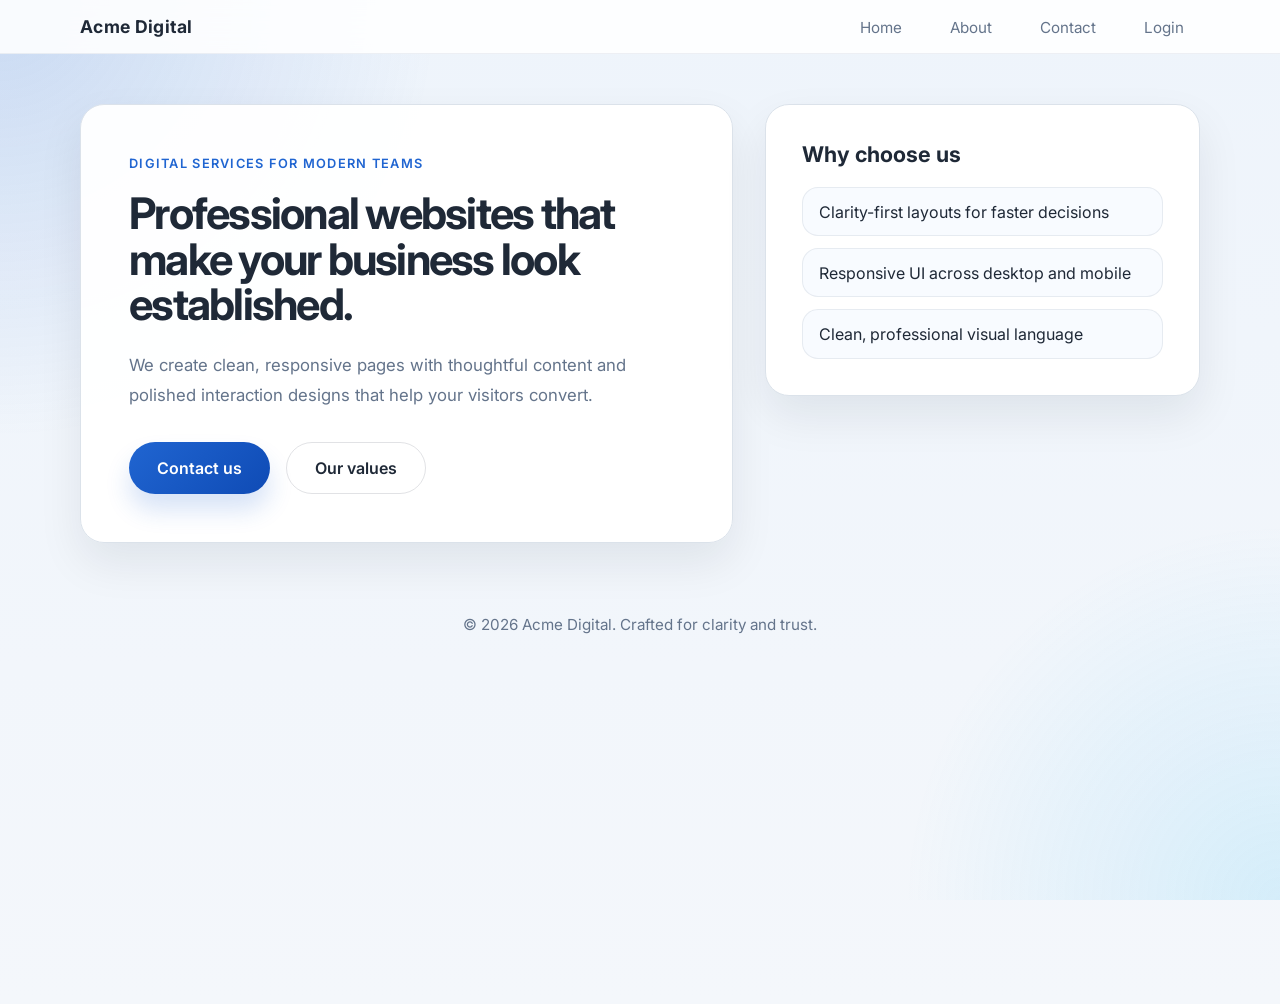
<file: index.html>
<!DOCTYPE html>
<html lang="en">
<head>
    <meta charset="UTF-8">
    <meta name="viewport" content="width=device-width, initial-scale=1.0">
    <title>Acme Digital</title>
    <link rel="stylesheet" href="index.css">
</head>
<body>
    <header>
        <div class="header-inner">
            <div class="brand"><a href="index.html">Acme Digital</a></div>
            <nav>
                <ul>
                    <li><a href="home.html">Home</a></li>
                    <li><a href="about.html">About</a></li>
                    <li><a href="contact.html">Contact</a></li>
                    <li><a href="login.html">Login</a></li>
                </ul>
            </nav>
        </div>
    </header>
    <main>
        <section class="hero">
            <div class="hero-copy">
                <p class="eyebrow">Digital services for modern teams</p>
                <h1>Professional websites that make your business look established.</h1>
                <p>We create clean, responsive pages with thoughtful content and polished interaction designs that help your visitors convert.</p>
                <div class="hero-actions">
                    <a href="contact.html" class="button primary">Contact us</a>
                    <a href="about.html" class="button secondary">Our values</a>
                </div>
            </div>
            <aside class="hero-card">
                <h2>Why choose us</h2>
                <ul>
                    <li>Clarity-first layouts for faster decisions</li>
                    <li>Responsive UI across desktop and mobile</li>
                    <li>Clean, professional visual language</li>
                </ul>
            </aside>
        </section>
    </main>
    <footer>© 2026 Acme Digital. Crafted for clarity and trust.</footer>
    <script src="index.js"></script>
</body>
</html>
</file>
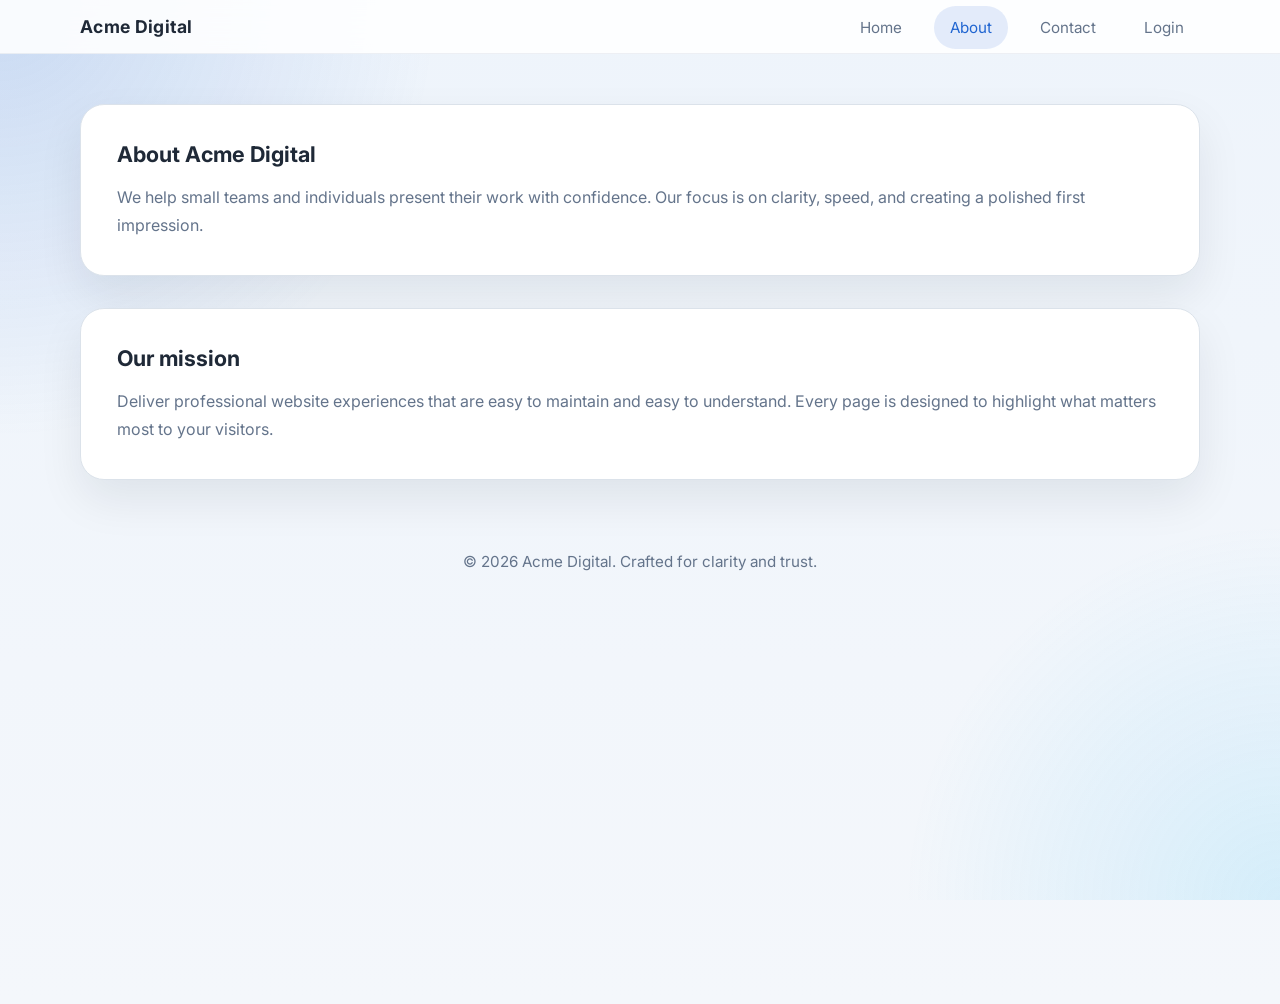
<file: about.html>
<!DOCTYPE html>
<html lang="en">
<head>
    <meta charset="UTF-8">
    <meta name="viewport" content="width=device-width, initial-scale=1.0">
    <title>About</title>
    <link rel="stylesheet" href="index.css">
</head>
<body>
    <header>
        <div class="header-inner">
            <div class="brand"><a href="index.html">Acme Digital</a></div>
            <nav>
                <ul>
                    <li><a href="home.html">Home</a></li>
                    <li><a href="about.html">About</a></li>
                    <li><a href="contact.html">Contact</a></li>
                    <li><a href="login.html">Login</a></li>
                </ul>
            </nav>
        </div>
    </header>
    <main>
        <section class="section-card">
            <h2>About Acme Digital</h2>
            <p>We help small teams and individuals present their work with confidence. Our focus is on clarity, speed, and creating a polished first impression.</p>
        </section>
        <section class="section-card">
            <h2>Our mission</h2>
            <p>Deliver professional website experiences that are easy to maintain and easy to understand. Every page is designed to highlight what matters most to your visitors.</p>
        </section>
    </main>
    <footer>© 2026 Acme Digital. Crafted for clarity and trust.</footer>
    <script src="index.js"></script>
</body>
</html>
</file>
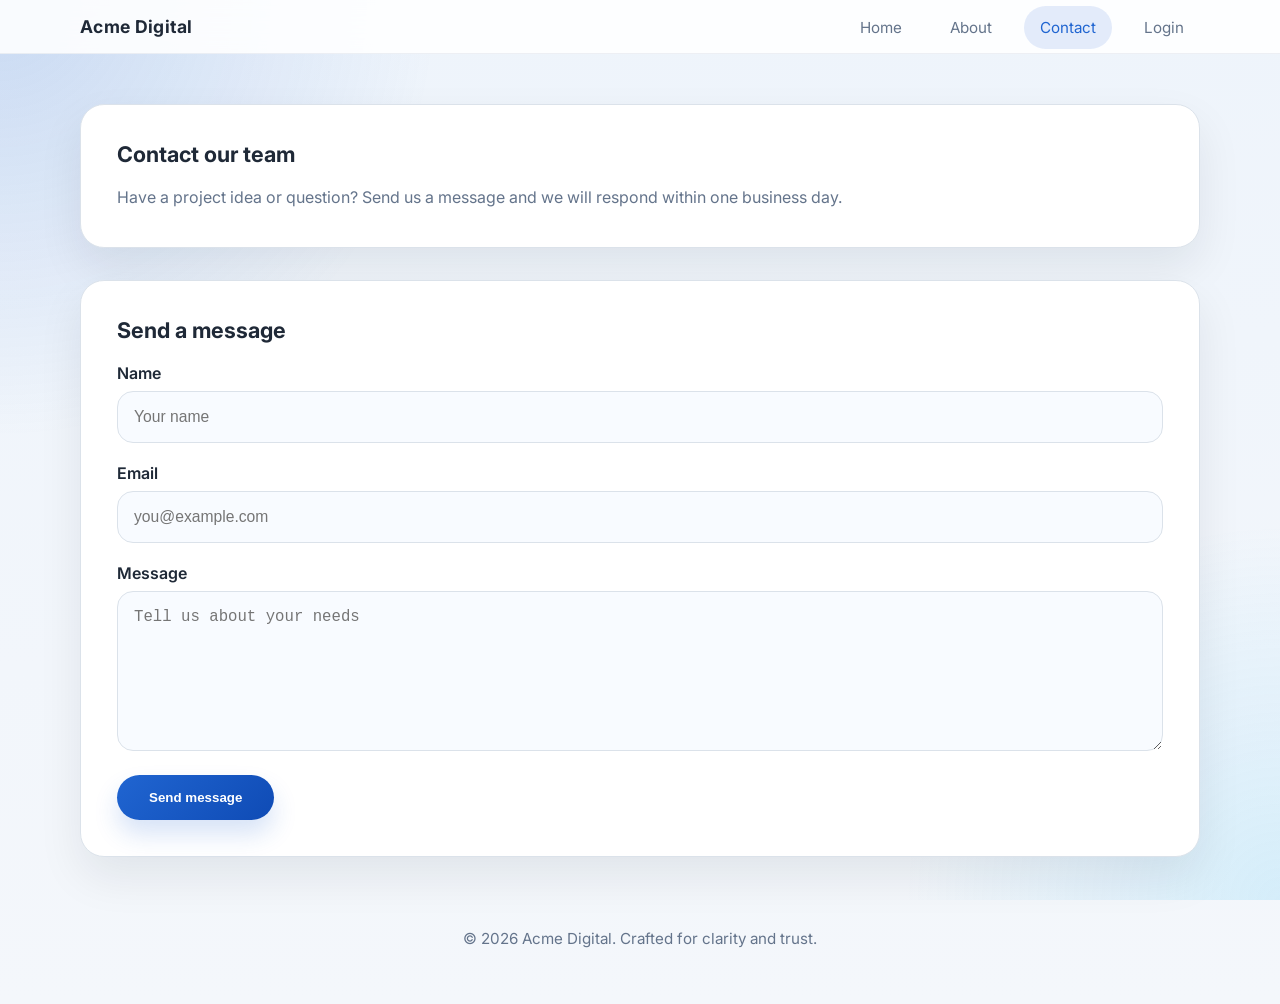
<file: contact.html>
<!DOCTYPE html>
<html lang="en">
<head>
    <meta charset="UTF-8">
    <meta name="viewport" content="width=device-width, initial-scale=1.0">
    <title>Contact</title>
    <link rel="stylesheet" href="index.css">
</head>
<body>
    <header>
        <div class="header-inner">
            <div class="brand"><a href="index.html">Acme Digital</a></div>
            <nav>
                <ul>
                    <li><a href="home.html">Home</a></li>
                    <li><a href="about.html">About</a></li>
                    <li><a href="contact.html">Contact</a></li>
                    <li><a href="login.html">Login</a></li>
                </ul>
            </nav>
        </div>
    </header>
    <main>
        <section class="section-card">
            <h2>Contact our team</h2>
            <p>Have a project idea or question? Send us a message and we will respond within one business day.</p>
        </section>
        <section class="form-card">
            <h2>Send a message</h2>
            <form>
                <div class="form-field">
                    <label for="name">Name</label>
                    <input type="text" id="name" name="name" placeholder="Your name">
                </div>
                <div class="form-field">
                    <label for="email">Email</label>
                    <input type="email" id="email" name="email" placeholder="you@example.com">
                </div>
                <div class="form-field">
                    <label for="message">Message</label>
                    <textarea id="message" name="message" placeholder="Tell us about your needs"></textarea>
                </div>
                <button type="submit" class="button primary">Send message</button>
            </form>
        </section>
    </main>
    <footer>© 2026 Acme Digital. Crafted for clarity and trust.</footer>
    <script src="index.js"></script>
</body>
</html>
</file>
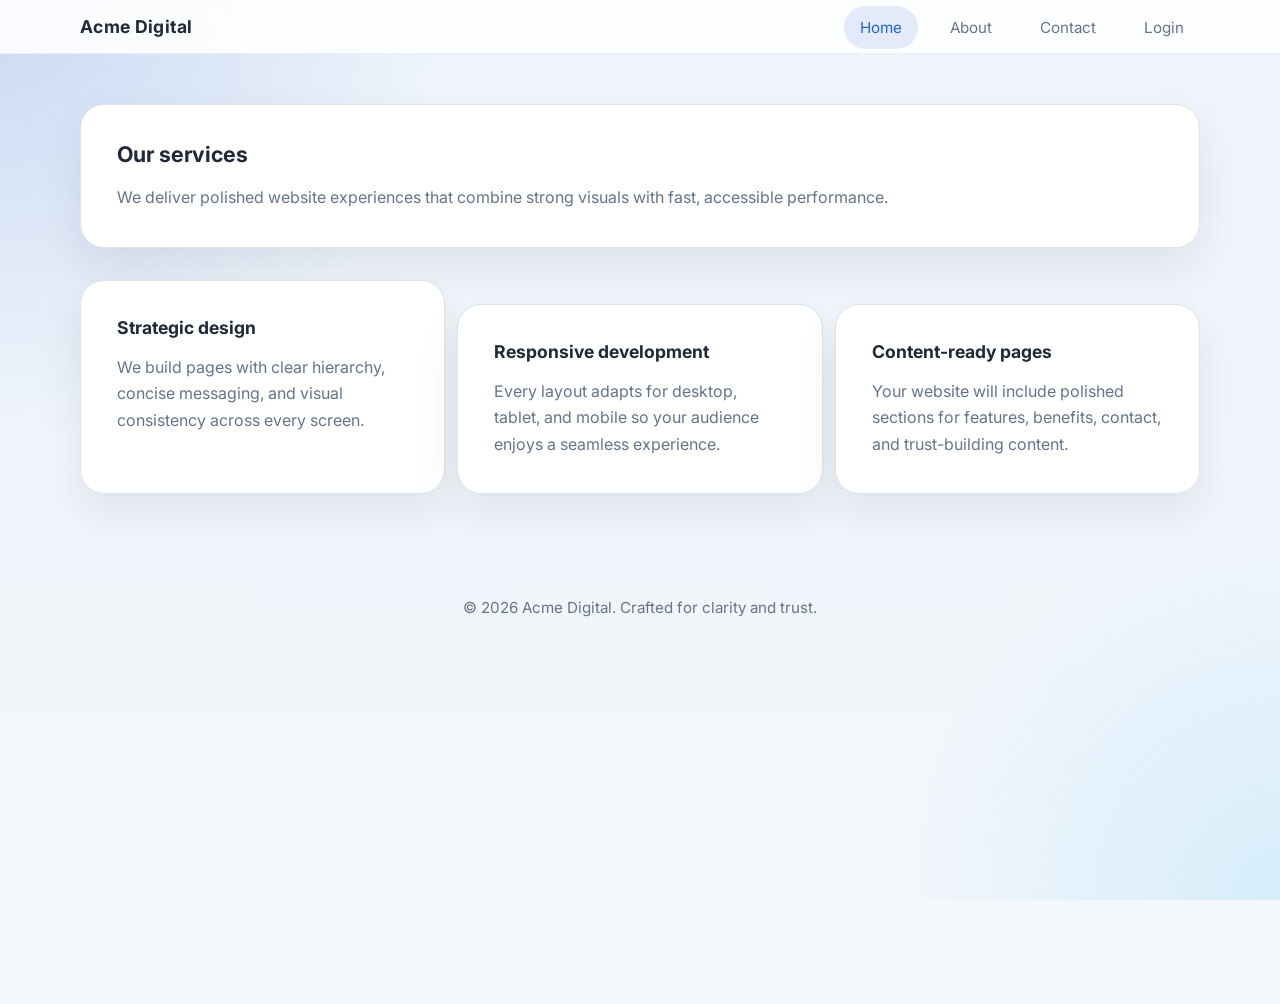
<file: home.html>
<!DOCTYPE html>
<html lang="en">
<head>
    <meta charset="UTF-8">
    <meta name="viewport" content="width=device-width, initial-scale=1.0">
    <title>Services</title>
    <link rel="stylesheet" href="index.css">
</head>
<body>
    <header>
        <div class="header-inner">
            <div class="brand"><a href="index.html">Acme Digital</a></div>
            <nav>
                <ul>
                    <li><a href="home.html">Home</a></li>
                    <li><a href="about.html">About</a></li>
                    <li><a href="contact.html">Contact</a></li>
                    <li><a href="login.html">Login</a></li>
                </ul>
            </nav>
        </div>
    </header>
    <main>
        <section class="section-card">
            <h2>Our services</h2>
            <p>We deliver polished website experiences that combine strong visuals with fast, accessible performance.</p>
        </section>
        <section class="service-grid">
            <article class="service-card section-card">
                <h3>Strategic design</h3>
                <p>We build pages with clear hierarchy, concise messaging, and visual consistency across every screen.</p>
            </article>
            <article class="service-card section-card">
                <h3>Responsive development</h3>
                <p>Every layout adapts for desktop, tablet, and mobile so your audience enjoys a seamless experience.</p>
            </article>
            <article class="service-card section-card">
                <h3>Content-ready pages</h3>
                <p>Your website will include polished sections for features, benefits, contact, and trust-building content.</p>
            </article>
        </section>
    </main>
    <footer>© 2026 Acme Digital. Crafted for clarity and trust.</footer>
    <script src="index.js"></script>
</body>
</html>
</file>
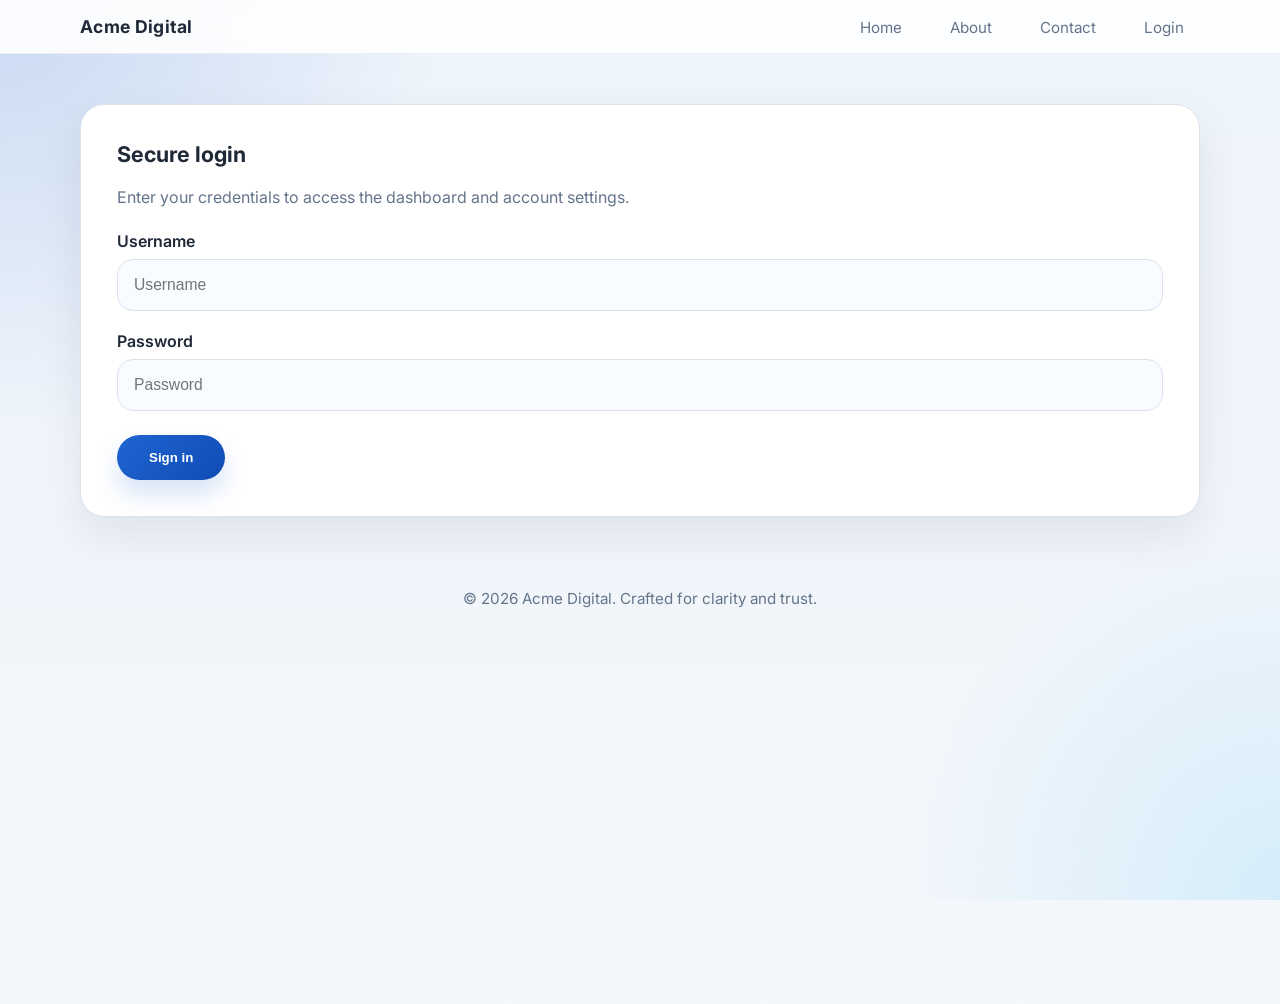
<file: login.html>
<!DOCTYPE html>
<html lang="en">
<head>
    <meta charset="UTF-8">
    <meta name="viewport" content="width=device-width, initial-scale=1.0">
    <title>Login</title>
    <link rel="stylesheet" href="index.css">
</head>
<body>
    <header>
        <div class="header-inner">
            <div class="brand"><a href="index.html">Acme Digital</a></div>
            <nav>
                <ul>
                    <li><a href="home.html">Home</a></li>
                    <li><a href="about.html">About</a></li>
                    <li><a href="contact.html">Contact</a></li>
                    <li><a href="login.html">Login</a></li>
                </ul>
            </nav>
        </div>
    </header>
    <main>
        <section class="login-card">
            <h2>Secure login</h2>
            <p>Enter your credentials to access the dashboard and account settings.</p>
            <form id="loginForm">
                <div class="form-field">
                    <label for="username">Username</label>
                    <input type="text" id="username" name="username" placeholder="Username">
                </div>
                <div class="form-field">
                    <label for="password">Password</label>
                    <input type="password" id="password" name="password" placeholder="Password">
                </div>
                <button type="submit" class="button primary">Sign in</button>
                <p id="loginMessage" class="form-message"></p>
            </form>
        </section>
    </main>
    <footer>© 2026 Acme Digital. Crafted for clarity and trust.</footer>
    <script src="login.js"></script>
</body>
</html>
</file>
<file: index.css>
@import url('https://fonts.googleapis.com/css2?family=Roboto:wght@300;400;500;700&display=swap');

@import url('https://fonts.googleapis.com/css2?family=Inter:wght@300;400;500;600;700&display=swap');

:root {
    color-scheme: light;
    --bg: #f4f7fb;
    --surface: rgba(255,255,255,0.95);
    --surface-strong: #ffffff;
    --text: #1f2937;
    --muted: #64748b;
    --accent: #2065d1;
    --accent-soft: rgba(32, 101, 209, 0.12);
    --border: #dbe2ea;
    --shadow: 0 20px 45px rgba(15, 23, 42, 0.08);
}

* {
    box-sizing: border-box;
}

html {
    scroll-behavior: smooth;
}

body {
    font-family: 'Inter', Arial, sans-serif;
    margin: 0;
    min-height: 100vh;
    background: linear-gradient(180deg, #eef4fb 0%, #f4f7fb 100%);
    color: var(--text);
}

body::before {
    content: '';
    position: fixed;
    inset: 0;
    background: radial-gradient(circle at top left, rgba(32, 101, 209, 0.18), transparent 28%),
                radial-gradient(circle at bottom right, rgba(56, 189, 248, 0.16), transparent 24%);
    pointer-events: none;
    z-index: -1;
}

header {
    position: fixed;
    inset: 0 0 auto 0;
    display: flex;
    justify-content: center;
    width: 100%;
    backdrop-filter: blur(14px);
    background: rgba(255, 255, 255, 0.88);
    border-bottom: 1px solid rgba(148, 163, 184, 0.16);
    z-index: 1000;
}

.header-inner {
    width: min(1120px, 100% - 2rem);
    display: flex;
    align-items: center;
    justify-content: space-between;
    gap: 1rem;
    padding: 1rem 0;
}

.brand a {
    color: var(--text);
    text-decoration: none;
    font-weight: 700;
    font-size: 1.1rem;
    letter-spacing: 0.02em;
}

nav ul {
    list-style: none;
    display: flex;
    align-items: center;
    gap: 1rem;
    margin: 0;
    padding: 0;
}

nav a {
    color: var(--muted);
    text-decoration: none;
    padding: 0.75rem 1rem;
    border-radius: 999px;
    font-size: 0.95rem;
    transition: all 0.25s ease;
}

nav a:hover,
nav a.active {
    color: var(--accent);
    background: var(--accent-soft);
}

main {
    width: min(1120px, 100% - 2rem);
    margin: 6.5rem auto 3rem;
    padding: 0;
}

.hero {
    display: grid;
    grid-template-columns: 1.5fr 1fr;
    gap: 2rem;
    align-items: start;
    margin-bottom: 3rem;
}

.hero-copy {
    padding: 3rem;
    background: var(--surface);
    border: 1px solid var(--border);
    border-radius: 24px;
    box-shadow: var(--shadow);
}

.hero-copy .eyebrow {
    margin: 0 0 1rem;
    color: var(--accent);
    font-weight: 600;
    letter-spacing: 0.1em;
    text-transform: uppercase;
    font-size: 0.8rem;
}

.hero-copy h1 {
    margin: 0;
    font-size: clamp(2.7rem, 3.4vw, 4rem);
    line-height: 1.04;
    letter-spacing: -0.04em;
}

.hero-copy p {
    margin: 1.5rem 0 0;
    max-width: 60ch;
    color: var(--muted);
    font-size: 1.05rem;
    line-height: 1.75;
}

.hero-actions {
    display: flex;
    flex-wrap: wrap;
    gap: 1rem;
    margin-top: 2rem;
}

.hero-card,
.section-card,
.form-card,
.login-card {
    padding: 2.25rem;
    border-radius: 24px;
    background: var(--surface-strong);
    border: 1px solid var(--border);
    box-shadow: var(--shadow);
}

.hero-card h2,
.section-card h2,
.form-card h2,
.login-card h2 {
    margin-top: 0;
    margin-bottom: 1rem;
    font-size: 1.35rem;
}

.hero-card p,
.section-card p,
.form-card p,
.login-card p {
    margin: 0;
    color: var(--muted);
    line-height: 1.75;
}

.hero-card ul,
.service-grid,
.features-list {
    margin: 1.25rem 0 0;
    padding: 0;
    list-style: none;
    display: grid;
    gap: 0.75rem;
}

.hero-card li,
.feature-item {
    padding: 0.85rem 1rem;
    border-radius: 16px;
    background: #f8fbff;
    color: var(--text);
    border: 1px solid rgba(100, 116, 139, 0.12);
}

.service-grid {
    grid-template-columns: repeat(3, minmax(0, 1fr));
}

.service-card {
    display: flex;
    flex-direction: column;
    gap: 1rem;
}

.service-card h3 {
    margin: 0;
    font-size: 1.1rem;
}

.service-card p {
    margin: 0;
    color: var(--muted);
    line-height: 1.65;
}

.section-card {
    margin-bottom: 2rem;
}

.section-card + .section-card {
    margin-top: 1.5rem;
}

.form-field {
    display: grid;
    gap: 0.5rem;
    margin-top: 1.25rem;
}

label {
    color: var(--text);
    font-weight: 600;
}

input,
textarea {
    width: 100%;
    min-height: 3rem;
    padding: 1rem;
    border-radius: 16px;
    border: 1px solid var(--border);
    background: #f8fbff;
    color: var(--text);
    font-size: 0.98rem;
    transition: border-color 0.2s ease, box-shadow 0.2s ease;
}

textarea {
    min-height: 10rem;
    resize: vertical;
}

input:focus,
textarea:focus {
    border-color: rgba(32, 101, 209, 0.35);
    box-shadow: 0 0 0 4px rgba(32, 101, 209, 0.08);
    outline: none;
}

.button {
    display: inline-flex;
    align-items: center;
    justify-content: center;
    text-decoration: none;
    padding: 0.95rem 1.75rem;
    border-radius: 999px;
    font-weight: 600;
    transition: transform 0.25s ease, box-shadow 0.25s ease;
}

.button.primary {
    background: linear-gradient(135deg, #2065d1 0%, #0f4bb5 100%);
    color: white;
    box-shadow: 0 16px 25px rgba(32, 101, 209, 0.18);
}

.button.secondary {
    background: transparent;
    color: var(--text);
    border: 1px solid rgba(15, 23, 42, 0.12);
}

.button:hover {
    transform: translateY(-2px);
}

button[type="submit"] {
    width: fit-content;
    border: none;
    margin-top: 1.5rem;
    cursor: pointer;
}

button[type="submit"].primary {
    background: linear-gradient(135deg, #2065d1 0%, #0f4bb5 100%);
    color: white;
    padding: 0.95rem 2rem;
    box-shadow: 0 14px 24px rgba(32, 101, 209, 0.18);
}

.form-message {
    margin-top: 1rem;
    font-size: 0.95rem;
    color: var(--muted);
}

footer {
    width: min(1120px, 100% - 2rem);
    margin: 0 auto 2rem;
    padding: 1.5rem 0;
    color: var(--muted);
    font-size: 0.95rem;
    text-align: center;
}

@media (max-width: 980px) {
    .hero {
        grid-template-columns: 1fr;
    }
    .service-grid {
        grid-template-columns: 1fr;
    }
}

@media (max-width: 640px) {
    .header-inner {
        flex-direction: column;
        align-items: stretch;
    }

    nav ul {
        justify-content: center;
        flex-wrap: wrap;
    }

    main {
        margin-top: 7rem;
    }

    .hero-copy,
    .hero-card,
    .section-card,
    .form-card,
    .login-card {
        padding: 1.75rem;
    }
}
</file>
